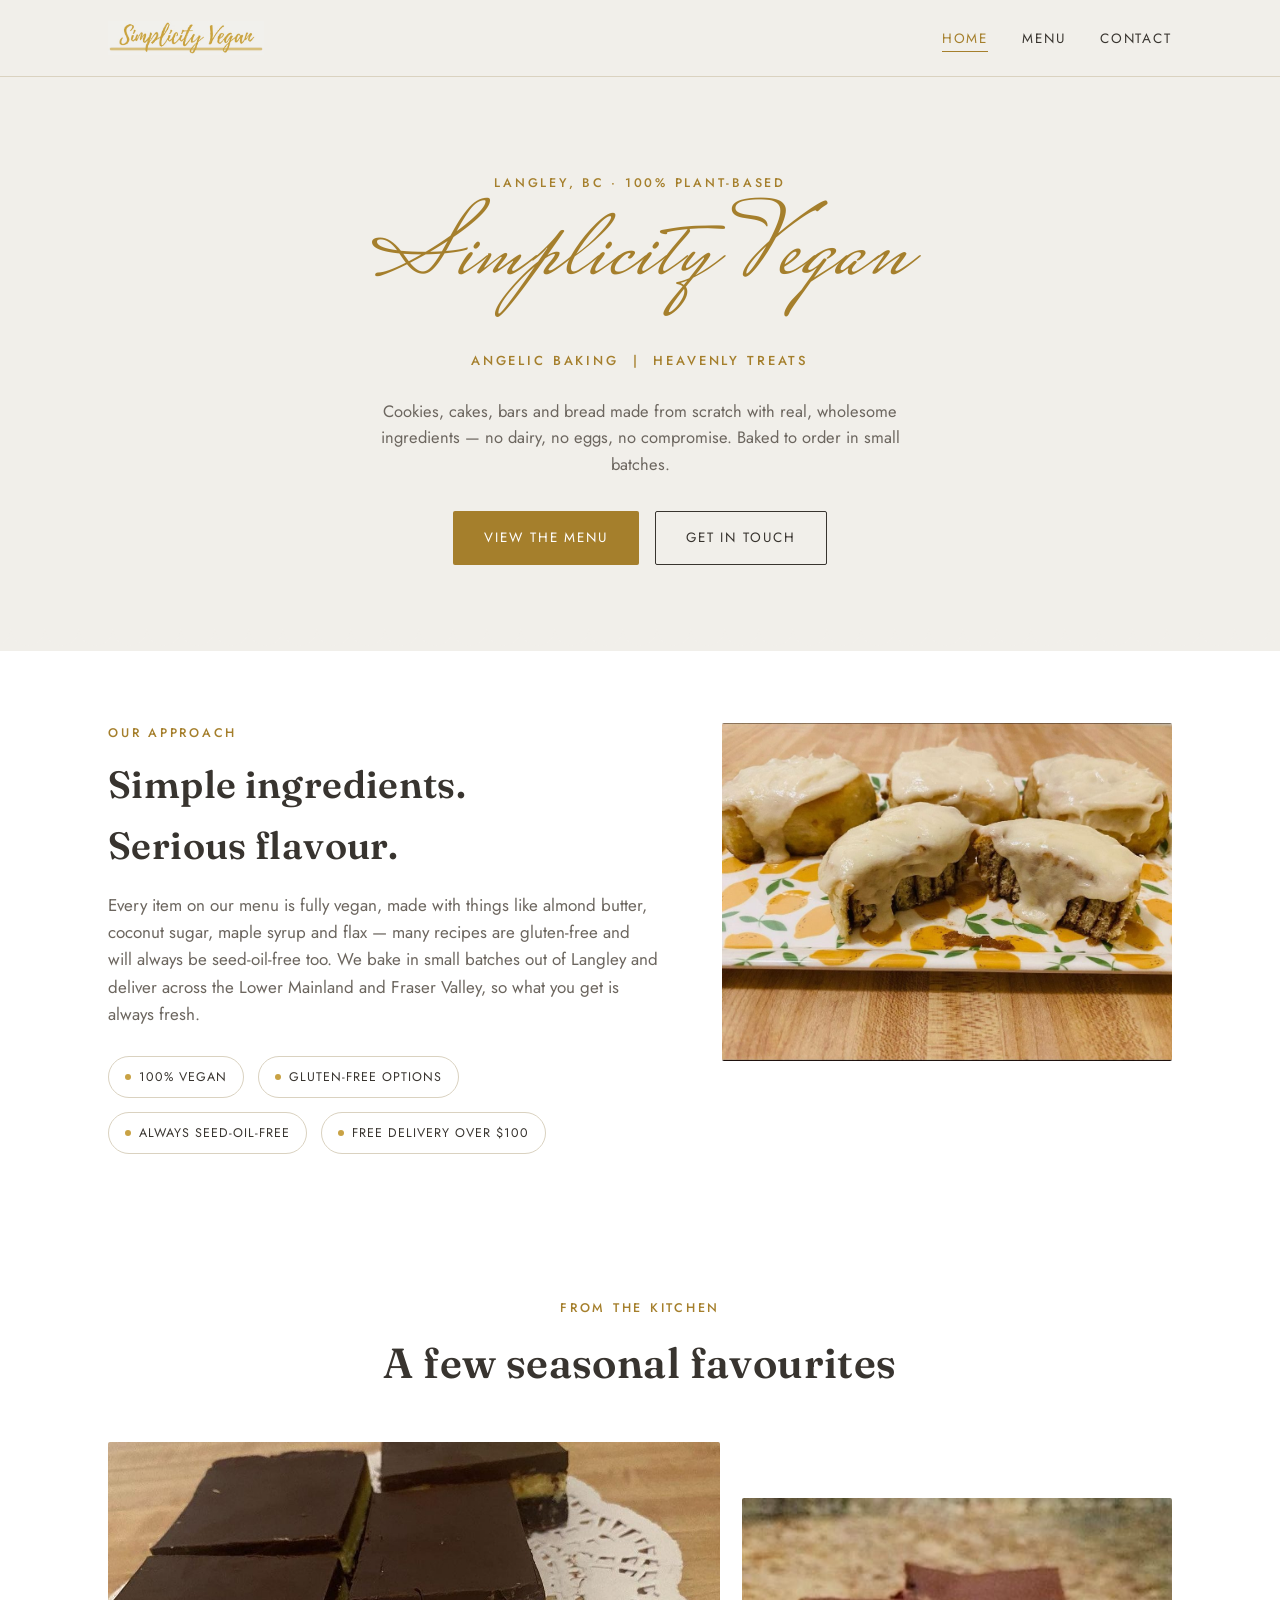
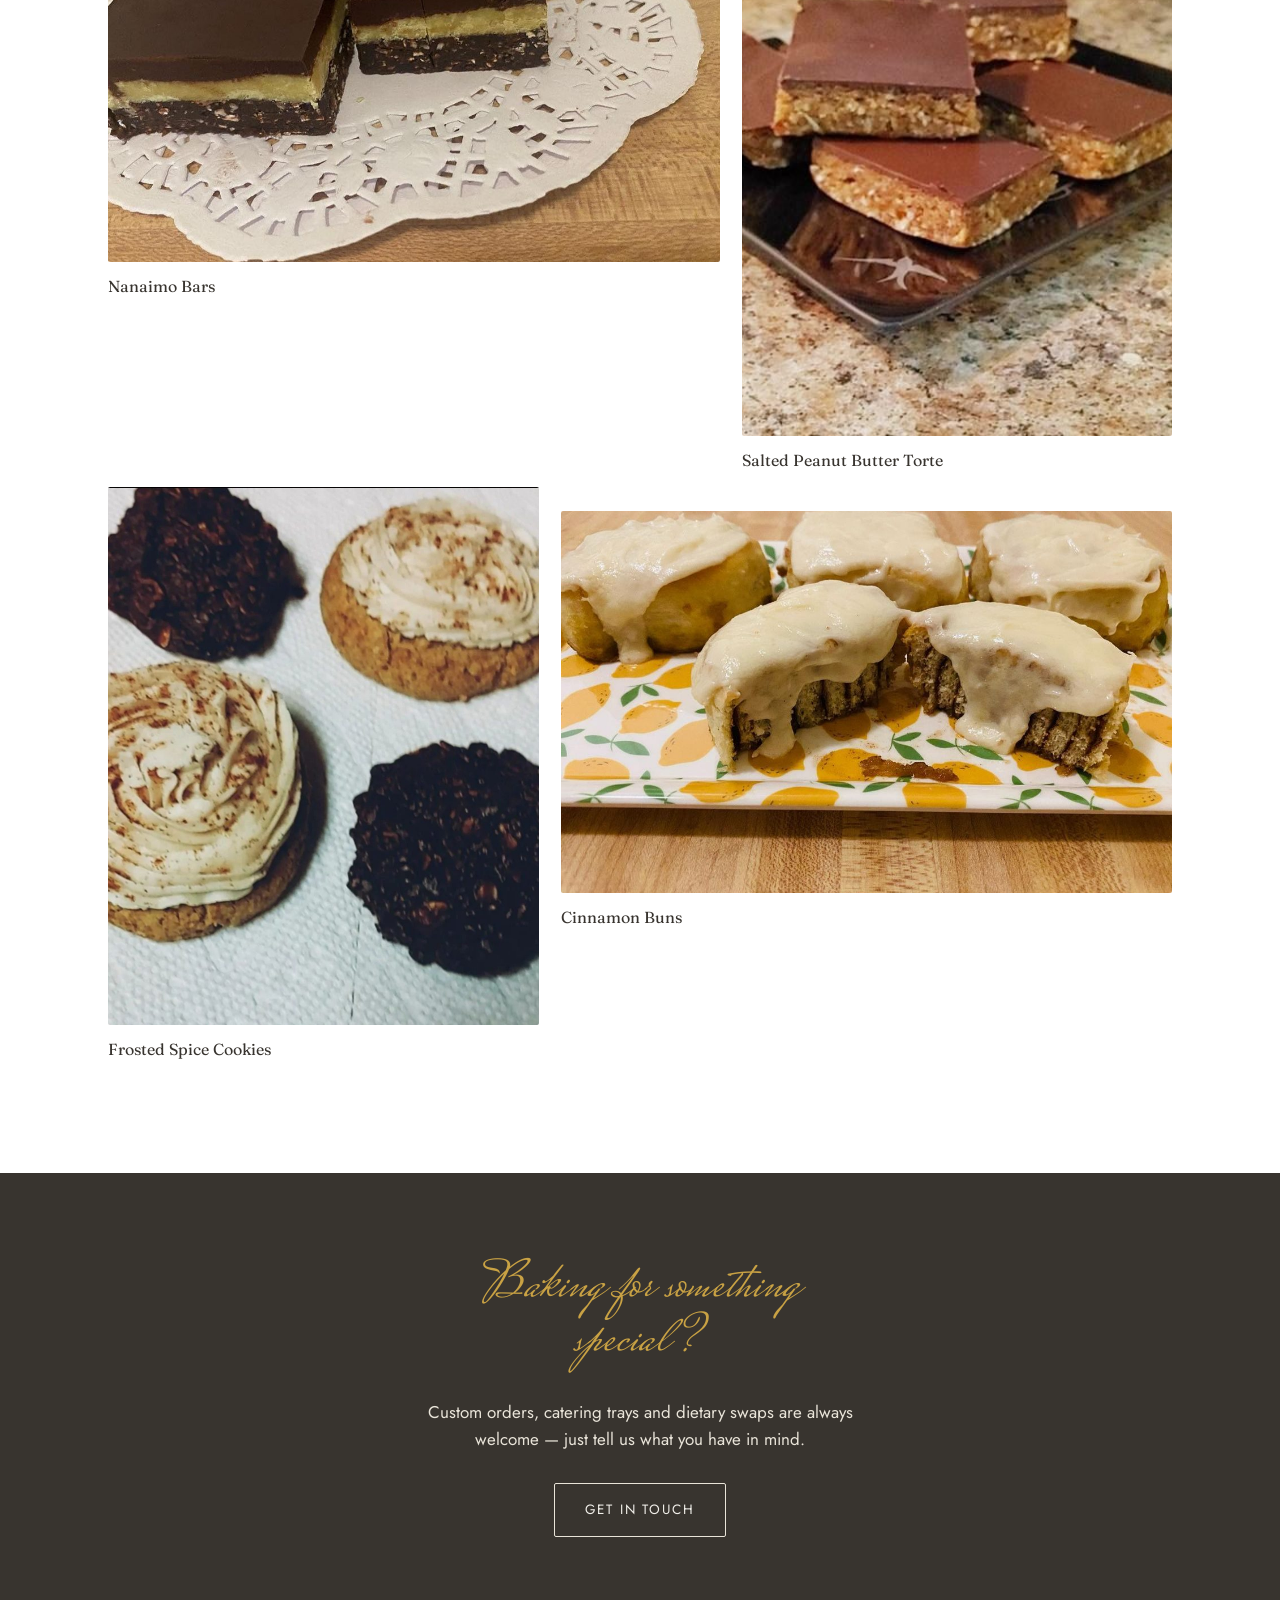
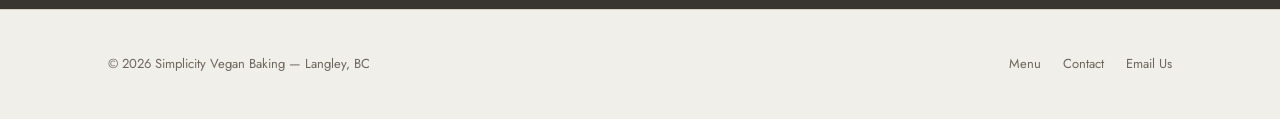
<file: index.html>
<!DOCTYPE html>
<html lang="en">
<head>
<meta charset="UTF-8">
<meta name="viewport" content="width=device-width, initial-scale=1.0">
<title>Simplicity Vegan — Angelic Baking, Heavenly Treats</title>
<meta name="description" content="Simplicity Vegan is a fully plant-based home bakery in Langley, BC — cookies, cakes, bars, muffins and bread made with real ingredients. Order for pickup or delivery.">
<link rel="icon" href="assets/img/wordmark.png">
<link rel="preconnect" href="https://fonts.googleapis.com">
<link rel="preconnect" href="https://fonts.gstatic.com" crossorigin>
<link href="https://fonts.googleapis.com/css2?family=Mrs+Saint+Delafield&family=Fraunces:opsz,wght@9..144,400;9..144,500;9..144,600&family=Jost:wght@400;500;600&display=swap" rel="stylesheet">
<link rel="stylesheet" href="assets/styles.css">
</head>
<body>

<header class="site-header">
  <div class="container">
    <a href="index.html" class="brand">
      <img src="assets/img/wordmark.png" alt="Simplicity Vegan">
    </a>
    <button class="nav-toggle" aria-label="Toggle navigation" aria-expanded="false">
      <span></span>
    </button>
    <ul class="nav-links">
      <li><a href="index.html" aria-current="page">Home</a></li>
      <li><a href="menu.html">Menu</a></li>
      <li><a href="contact.html">Contact</a></li>
    </ul>
  </div>
</header>

<main>

  <!-- HERO -->
  <section class="hero">
    <div class="container">
      <p class="eyebrow">Langley, BC · 100% Plant-Based</p>
      <h1 class="script">Simplicity Vegan</h1>
      <p class="hero-tagline eyebrow">Angelic Baking &nbsp;|&nbsp; Heavenly Treats</p>
      <p class="hero-lede">Cookies, cakes, bars and bread made from scratch with real, wholesome
        ingredients — no dairy, no eggs, no compromise. Baked to order in small batches.</p>
      <div class="btn-row">
        <a href="menu.html" class="btn btn-primary">View the Menu</a>
        <a href="contact.html" class="btn btn-outline">Get in Touch</a>
      </div>
    </div>
  </section>

  <div class="scallop scallop-down" role="presentation"></div>

  <!-- INTRO -->
  <section class="intro" style="background:var(--white)">
    <div class="container intro-grid">
      <div>
        <p class="eyebrow">Our approach</p>
        <h2 style="font-size:clamp(28px,3.6vw,38px); margin-top:.3em;">Simple ingredients.<br>Serious flavour.</h2>
        <p style="color:var(--taupe)">Every item on our menu is fully vegan, made with things like almond
          butter, coconut sugar, maple syrup and flax — many recipes are gluten-free and will always be seed-oil-free too.
          We bake in small batches out of Langley and deliver across the Lower Mainland and Fraser Valley,
          so what you get is always fresh.</p>
        <div class="badge-row">
          <span class="badge"><span class="dot"></span>100% Vegan</span>
          <span class="badge"><span class="dot"></span>Gluten-Free Options</span>
          <span class="badge"><span class="dot"></span>Always Seed-Oil-Free</span>
          <span class="badge"><span class="dot"></span>Free Delivery Over $100</span>
        </div>
      </div>
      <div>
        <div class="g-item" style="border-radius:2px;">
          <img src="assets/img/cinnamon-buns.jpg" alt="Vegan cinnamon buns with cream cheese frosting, sliced open on a lemon-print plate">
        </div>
      </div>
    </div>
  </section>

  <!-- GALLERY -->
  <section class="gallery">
    <div class="container">
      <div class="section-head center">
        <p class="eyebrow">From the kitchen</p>
        <h2>A few seasonal favourites</h2>
      </div>
      <div class="gallery-grid">
        <div class="g1">
          <div class="g-item"><img src="assets/img/nanaimo-bars.jpg" alt="Vegan Nanaimo bars, cut into squares, plated on a paper doily"></div>
          <p class="g-caption">Nanaimo Bars</p>
        </div>
        <div class="g2">
          <div class="g-item"><img src="assets/img/pb-bars.jpg" alt="Vegan salted peanut butter bars topped with chocolate"></div>
          <p class="g-caption">Salted Peanut Butter Torte</p>
        </div>
        <div class="g3">
          <div class="g-item"><img src="assets/img/cookies.jpg" alt="Frosted vegan cookies alongside chocolate no-bake cookies"></div>
          <p class="g-caption">Frosted Spice Cookies</p>
        </div>
        <div class="g4">
          <div class="g-item"><img src="assets/img/cinnamon-buns.jpg" alt="Vegan cinnamon buns with vegan cream cheese frosting"></div>
          <p class="g-caption">Cinnamon Buns</p>
        </div>
      </div>
    </div>
  </section>

  <div class="scallop scallop-up on-white" role="presentation" style="background:var(--white)"></div>

  <!-- CTA -->
  <section class="cta-strip">
    <div class="container">
      <p class="script">Baking for something special?</p>
      <p>Custom orders, catering trays and dietary swaps are always welcome —
        just tell us what you have in mind.</p>
      <a href="contact.html" class="btn btn-outline">Get in Touch</a>
    </div>
  </section>

</main>

<footer class="site-footer">
  <div class="container footer-row">
    <span>© <span id="year"></span> Simplicity Vegan Baking — Langley, BC</span>
    <ul class="footer-links">
      <li><a href="menu.html">Menu</a></li>
      <li><a href="contact.html">Contact</a></li>
      <li><a href="mailto:simplicityveganbaking@gmail.com">Email Us</a></li>
    </ul>
  </div>
</footer>

<script>document.getElementById('year').textContent = new Date().getFullYear();</script>
<script src="assets/script.js"></script>
</body>
</html>
</file>
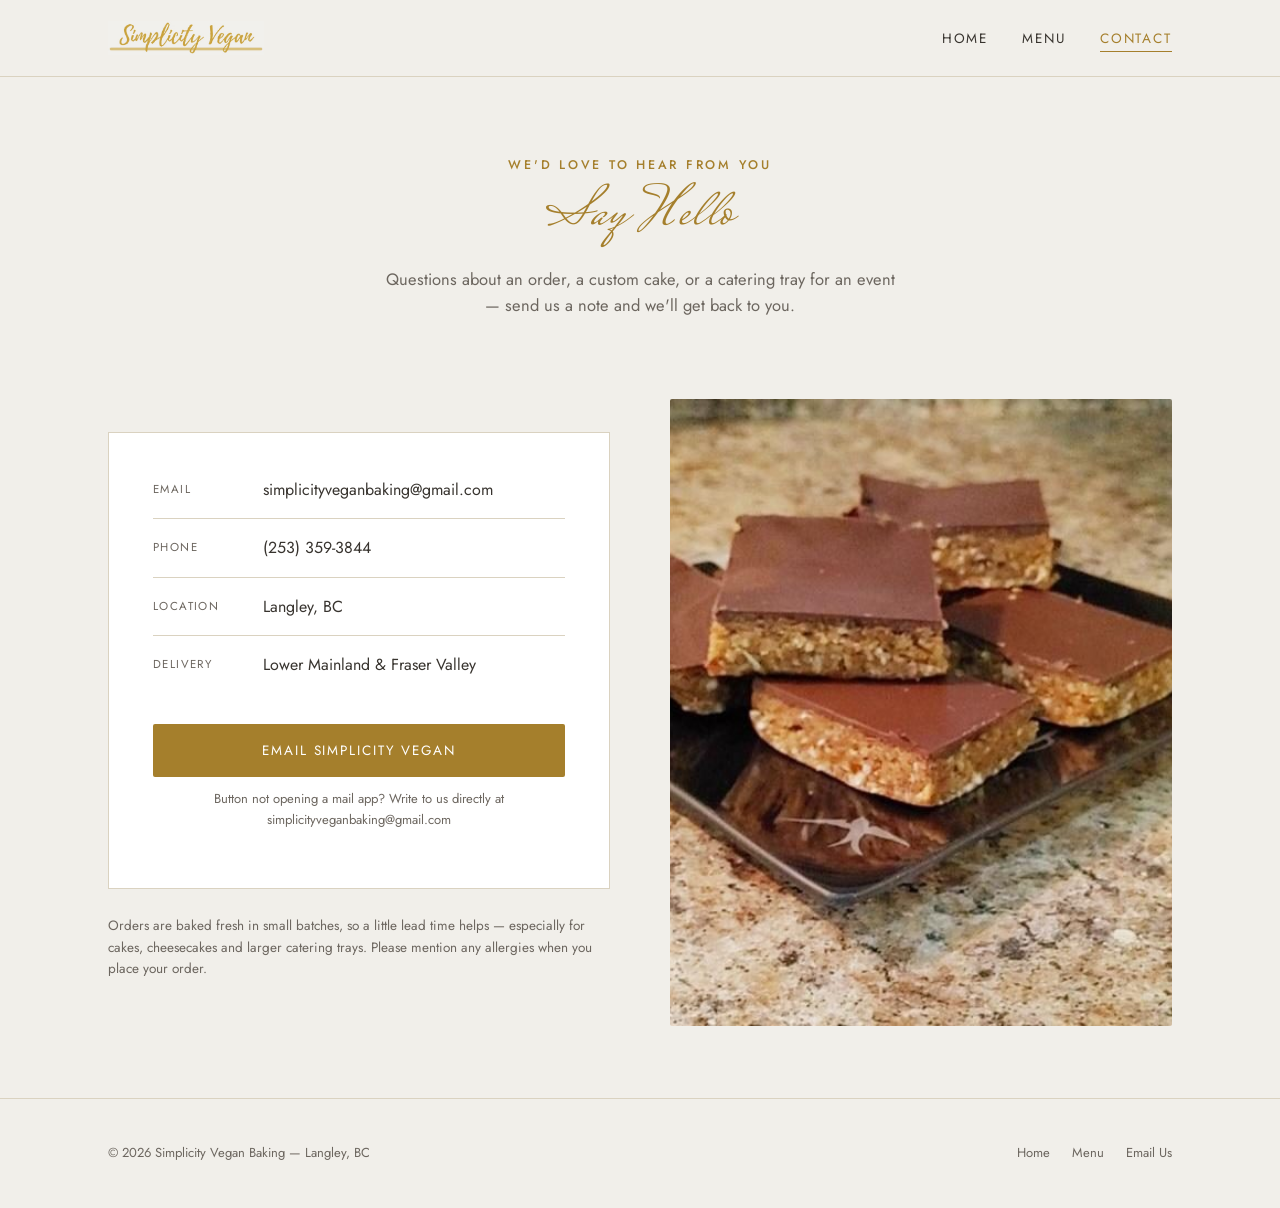
<file: contact.html>
<!DOCTYPE html>
<html lang="en">
<head>
<meta charset="UTF-8">
<meta name="viewport" content="width=device-width, initial-scale=1.0">
<title>Contact — Simplicity Vegan</title>
<meta name="description" content="Get in touch with Simplicity Vegan for orders, custom cakes and catering trays. Based in Langley, BC — delivering across the Lower Mainland and Fraser Valley.">
<link rel="icon" href="assets/img/wordmark.png">
<link rel="preconnect" href="https://fonts.googleapis.com">
<link rel="preconnect" href="https://fonts.gstatic.com" crossorigin>
<link href="https://fonts.googleapis.com/css2?family=Mrs+Saint+Delafield&family=Fraunces:opsz,wght@9..144,400;9..144,500;9..144,600&family=Jost:wght@400;500;600&display=swap" rel="stylesheet">
<link rel="stylesheet" href="assets/styles.css">
</head>
<body>

<header class="site-header">
  <div class="container">
    <a href="index.html" class="brand">
      <img src="assets/img/wordmark.png" alt="Simplicity Vegan">
    </a>
    <button class="nav-toggle" aria-label="Toggle navigation" aria-expanded="false">
      <span></span>
    </button>
    <ul class="nav-links">
      <li><a href="index.html">Home</a></li>
      <li><a href="menu.html">Menu</a></li>
      <li><a href="contact.html" aria-current="page">Contact</a></li>
    </ul>
  </div>
</header>

<main>

  <section class="page-hero">
    <div class="container">
      <p class="eyebrow">We'd love to hear from you</p>
      <h1 class="script">Say Hello</h1>
      <p class="hero-lede" style="margin-left:auto;margin-right:auto;">Questions about an order, a custom cake,
        or a catering tray for an event — send us a note and we'll get back to you.</p>
    </div>
  </section>

  <section style="padding-top:0;">
    <div class="container contact-grid">

      <div>
        <div class="contact-card">
          <div class="contact-line">
            <span class="label">Email</span>
            <span class="value"><a href="mailto:simplicityveganbaking@gmail.com">simplicityveganbaking@gmail.com</a></span>
          </div>
          <div class="contact-line">
            <span class="label">Phone</span>
            <span class="value"><a href="tel:+12533593844">(253) 359-3844</a></span>
          </div>
          <div class="contact-line">
            <span class="label">Location</span>
            <span class="value">Langley, BC</span>
          </div>
          <div class="contact-line">
            <span class="label">Delivery</span>
            <span class="value">Lower Mainland &amp; Fraser Valley</span>
          </div>

          <a href="mailto:simplicityveganbaking@gmail.com" class="btn btn-primary mailto-btn">
            Email Simplicity Vegan
          </a>
          <p class="email-plain">Button not opening a mail app? Write to us directly at
            simplicityveganbaking@gmail.com</p>
        </div>

        <p class="hours-note">Orders are baked fresh in small batches, so a little lead time helps —
          especially for cakes, cheesecakes and larger catering trays. Please mention any allergies
          when you place your order.</p>
      </div>

      <div class="contact-photo">
        <img src="assets/img/pb-bars.jpg" alt="Vegan salted peanut butter bars topped with chocolate, plated and ready to share">
      </div>

    </div>
  </section>

</main>

<footer class="site-footer">
  <div class="container footer-row">
    <span>© <span id="year"></span> Simplicity Vegan Baking — Langley, BC</span>
    <ul class="footer-links">
      <li><a href="index.html">Home</a></li>
      <li><a href="menu.html">Menu</a></li>
      <li><a href="mailto:simplicityveganbaking@gmail.com">Email Us</a></li>
    </ul>
  </div>
</footer>

<script>document.getElementById('year').textContent = new Date().getFullYear();</script>
<script src="assets/script.js"></script>
</body>
</html>
</file>
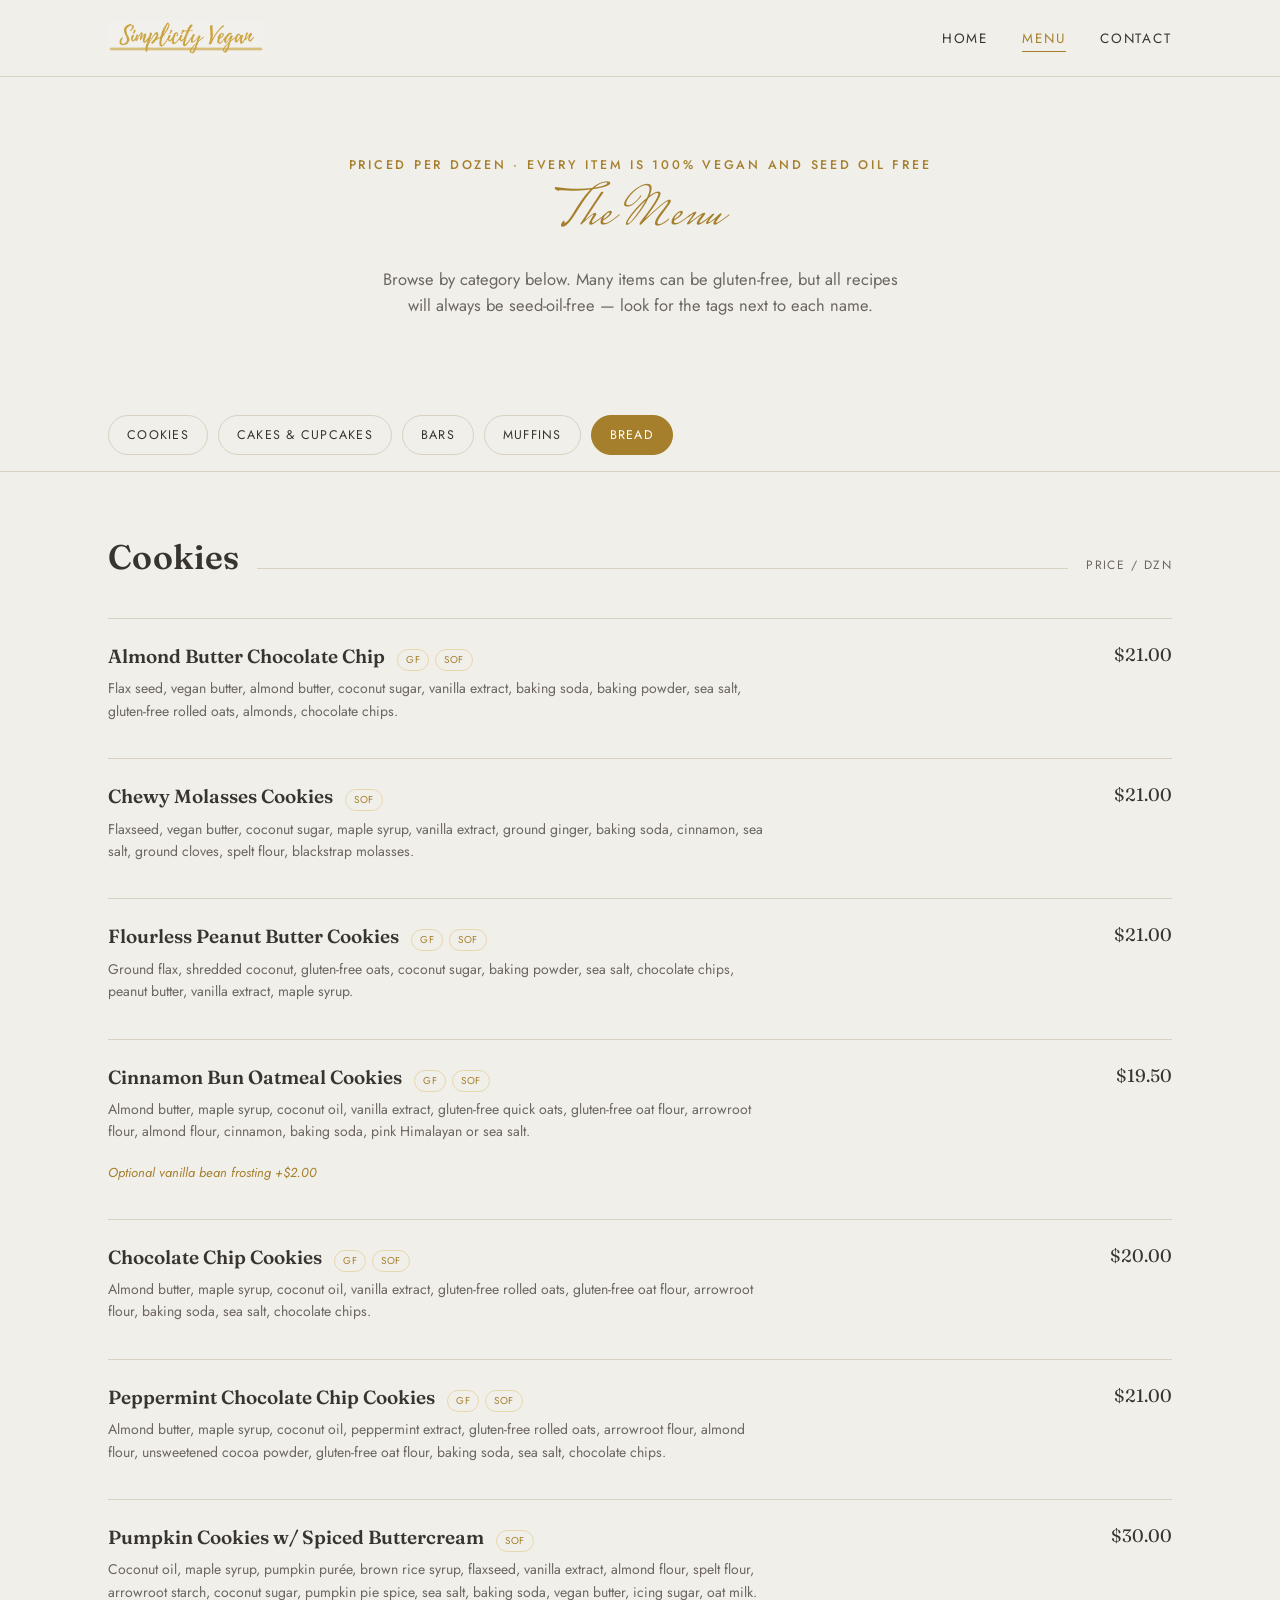
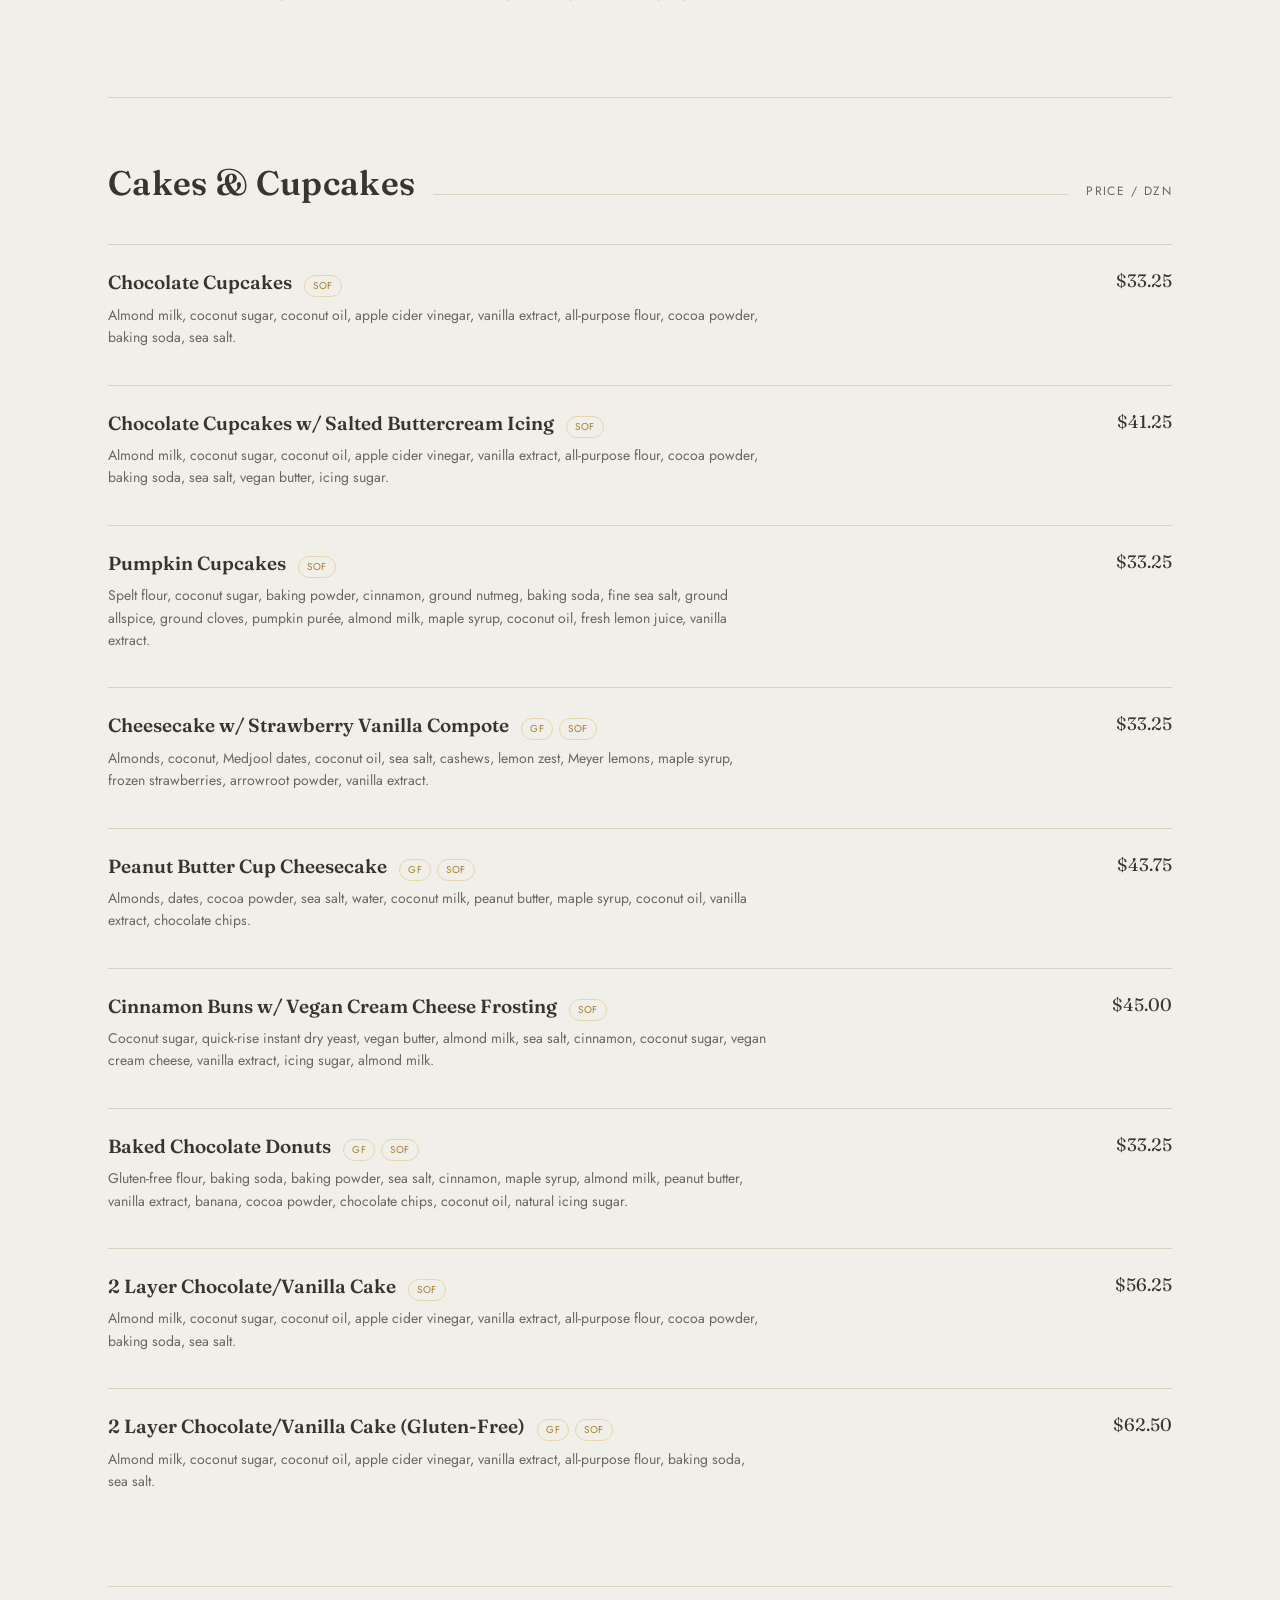
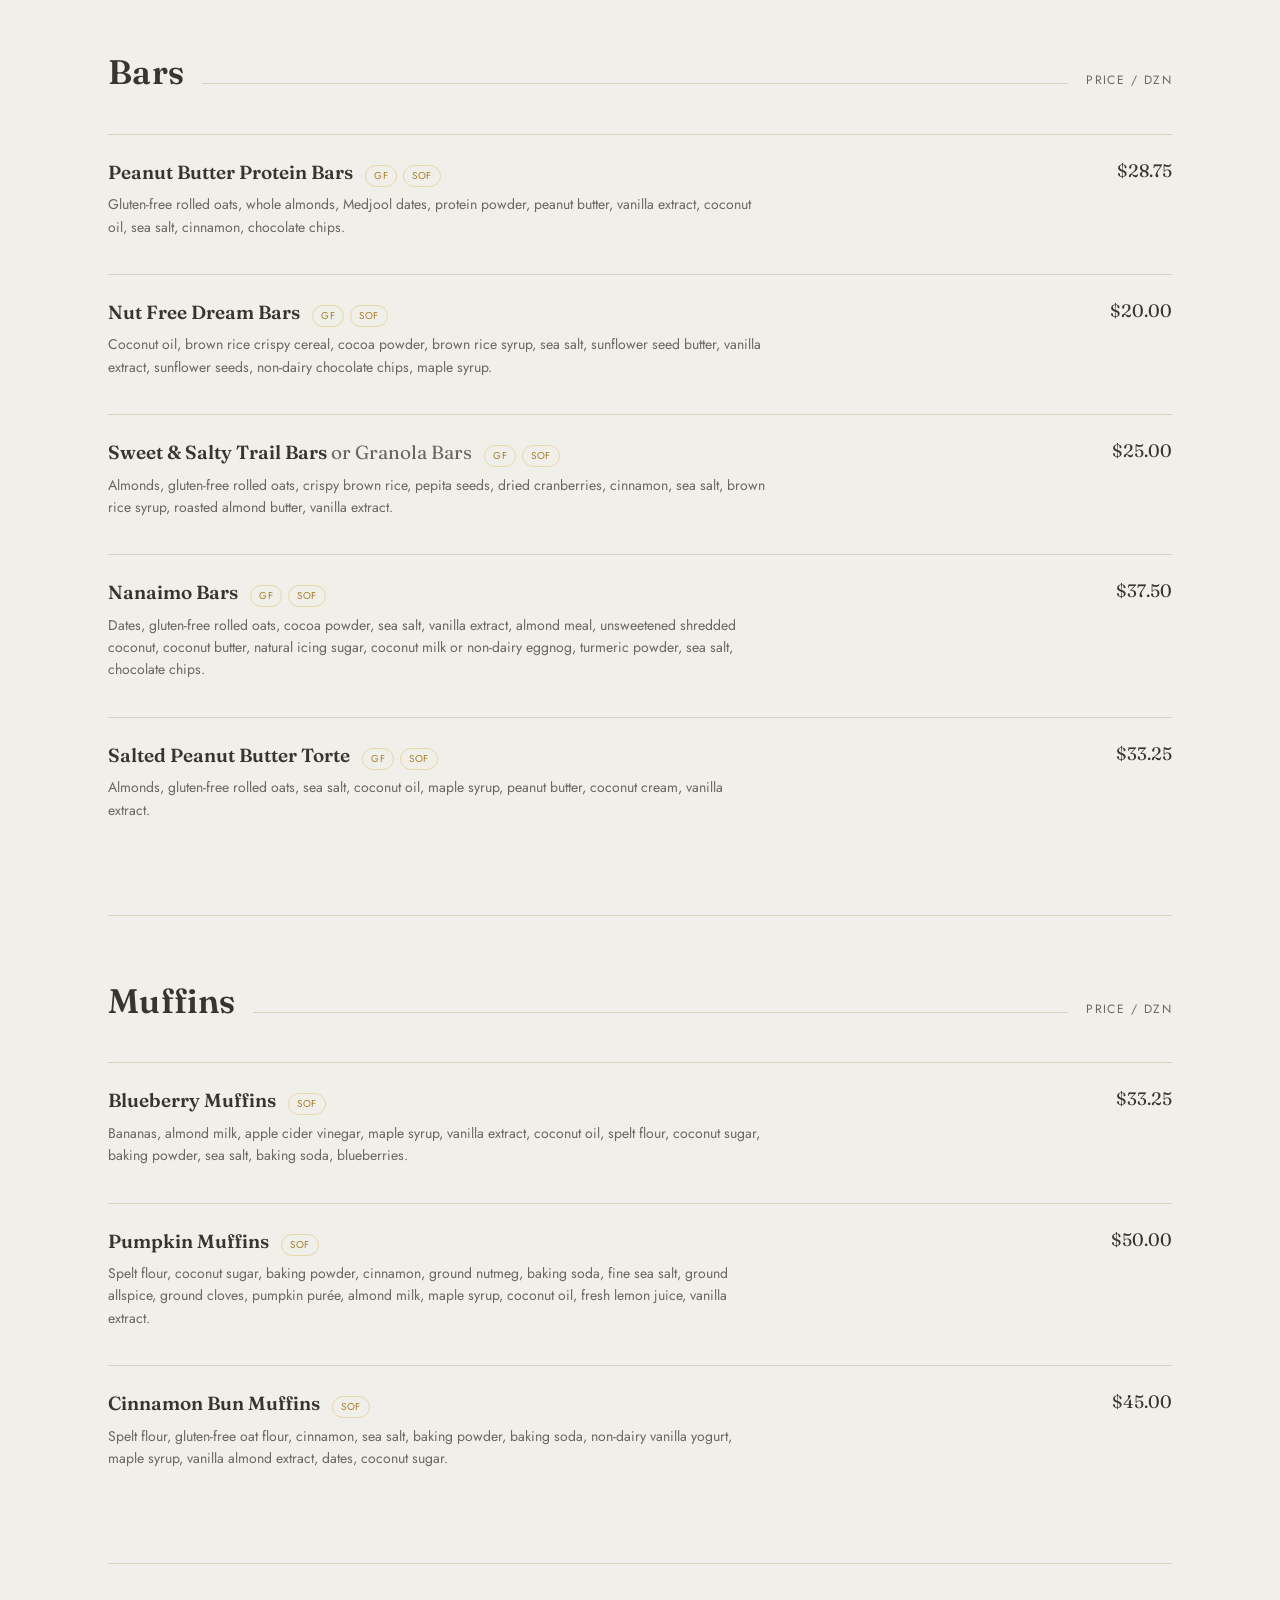
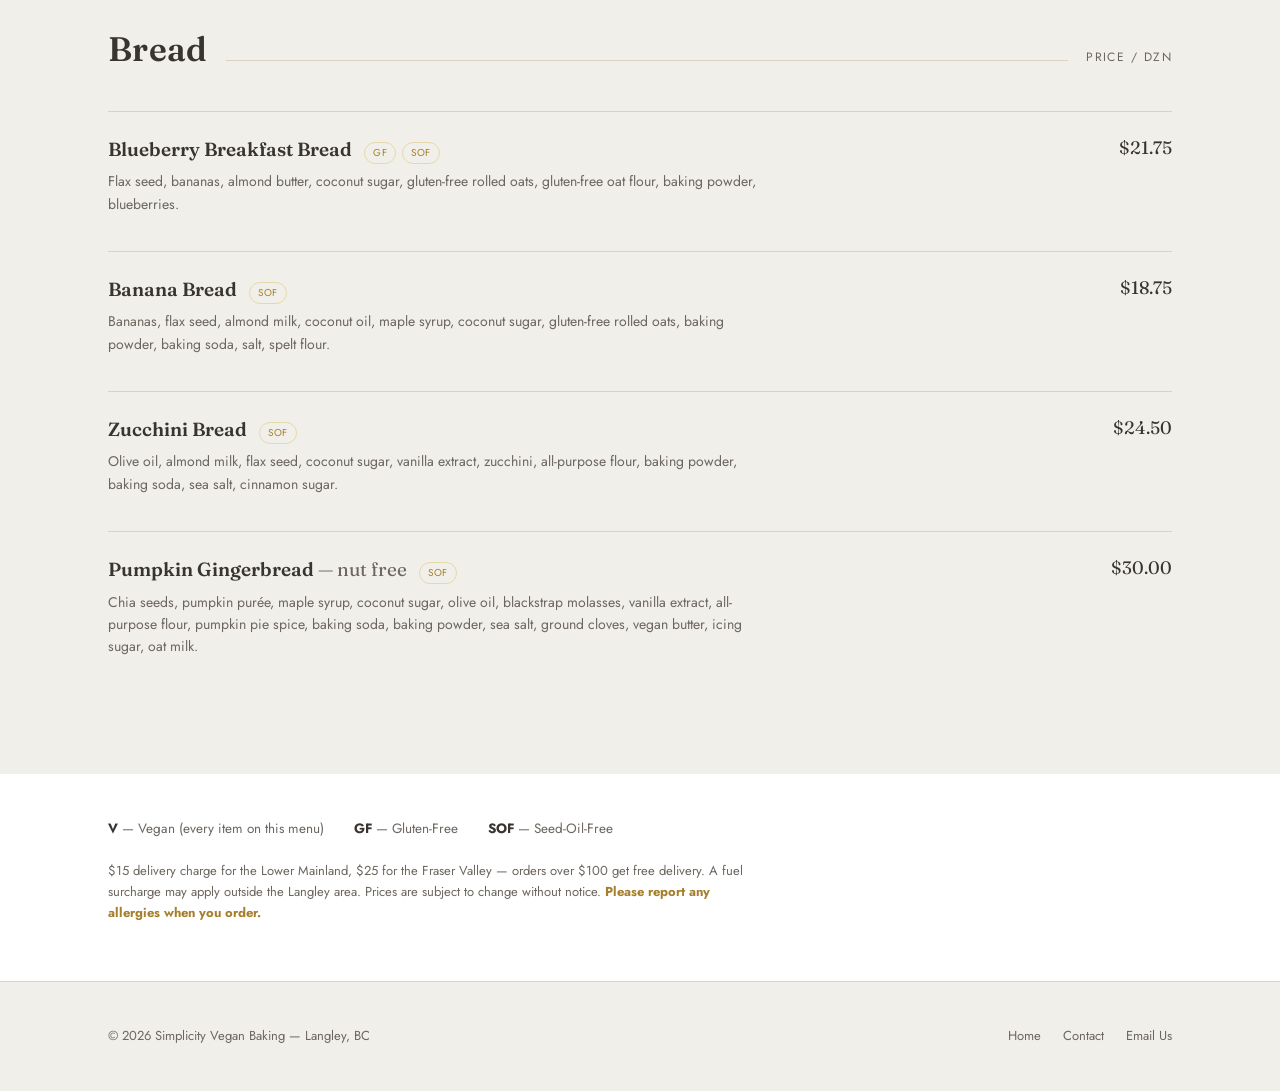
<file: menu.html>
<!DOCTYPE html>
<html lang="en">
<head>
<meta charset="UTF-8">
<meta name="viewport" content="width=device-width, initial-scale=1.0">
<title>Menu — Simplicity Vegan</title>
<meta name="description" content="Full menu for Simplicity Vegan: cookies, cakes & cupcakes, bars, muffins and bread. Every item is 100% vegan, priced per dozen.">
<link rel="icon" href="assets/img/wordmark.png">
<link rel="preconnect" href="https://fonts.googleapis.com">
<link rel="preconnect" href="https://fonts.gstatic.com" crossorigin>
<link href="https://fonts.googleapis.com/css2?family=Mrs+Saint+Delafield&family=Fraunces:opsz,wght@9..144,400;9..144,500;9..144,600&family=Jost:wght@400;500;600&display=swap" rel="stylesheet">
<link rel="stylesheet" href="assets/styles.css">
</head>
<body>

<header class="site-header">
  <div class="container">
    <a href="index.html" class="brand">
      <img src="assets/img/wordmark.png" alt="Simplicity Vegan">
    </a>
    <button class="nav-toggle" aria-label="Toggle navigation" aria-expanded="false">
      <span></span>
    </button>
    <ul class="nav-links">
      <li><a href="index.html">Home</a></li>
      <li><a href="menu.html" aria-current="page">Menu</a></li>
      <li><a href="contact.html">Contact</a></li>
    </ul>
  </div>
</header>

<main>

  <section class="page-hero">
    <div class="container">
      <p class="eyebrow">Priced per dozen · every item is 100% vegan and seed oil free</p>
      <h1 class="script">The Menu</h1>
      <p class="hero-lede" style="margin-left:auto;margin-right:auto;">Browse by category below. Many items
        can be gluten-free, but all recipes will always be seed-oil-free — look for the tags next to each name.</p>
    </div>
  </section>

  <nav class="menu-nav" aria-label="Menu categories">
    <div class="container">
      <a href="#cookies" class="pill">Cookies</a>
      <a href="#cakes" class="pill">Cakes &amp; Cupcakes</a>
      <a href="#bars" class="pill">Bars</a>
      <a href="#muffins" class="pill">Muffins</a>
      <a href="#bread" class="pill">Bread</a>
    </div>
  </nav>

  <div class="container">

    <!-- COOKIES -->
    <section id="cookies" class="menu-category">
      <div class="cat-head">
        <h2>Cookies</h2>
        <div class="rule"></div>
        <span class="cat-price-label">Price / dzn</span>
      </div>

      <div class="menu-item">
        <div class="item-name-row">
          <span class="item-name">Almond Butter Chocolate Chip</span>
          <span class="item-badges"><span class="tag">GF</span><span class="tag">SOF</span></span>
        </div>
        <span class="item-price">$21.00</span>
        <p class="item-ingredients">Flax seed, vegan butter, almond butter, coconut sugar, vanilla extract, baking soda, baking powder, sea salt, gluten-free rolled oats, almonds, chocolate chips.</p>
      </div>

      <div class="menu-item">
        <div class="item-name-row">
          <span class="item-name">Chewy Molasses Cookies</span>
          <span class="item-badges"><span class="tag">SOF</span></span>
        </div>
        <span class="item-price">$21.00</span>
        <p class="item-ingredients">Flaxseed, vegan butter, coconut sugar, maple syrup, vanilla extract, ground ginger, baking soda, cinnamon, sea salt, ground cloves, spelt flour, blackstrap molasses.</p>
      </div>

      <div class="menu-item">
        <div class="item-name-row">
          <span class="item-name">Flourless Peanut Butter Cookies</span>
          <span class="item-badges"><span class="tag">GF</span><span class="tag">SOF</span></span>
        </div>
        <span class="item-price">$21.00</span>
        <p class="item-ingredients">Ground flax, shredded coconut, gluten-free oats, coconut sugar, baking powder, sea salt, chocolate chips, peanut butter, vanilla extract, maple syrup.</p>
      </div>

      <div class="menu-item">
        <div class="item-name-row">
          <span class="item-name">Cinnamon Bun Oatmeal Cookies</span>
          <span class="item-badges"><span class="tag">GF</span><span class="tag">SOF</span></span>
        </div>
        <span class="item-price">$19.50</span>
        <p class="item-ingredients">Almond butter, maple syrup, coconut oil, vanilla extract, gluten-free quick oats, gluten-free oat flour, arrowroot flour, almond flour, cinnamon, baking soda, pink Himalayan or sea salt.</p>
        <p class="item-note">Optional vanilla bean frosting +$2.00</p>
      </div>

      <div class="menu-item">
        <div class="item-name-row">
          <span class="item-name">Chocolate Chip Cookies</span>
          <span class="item-badges"><span class="tag">GF</span><span class="tag">SOF</span></span>
        </div>
        <span class="item-price">$20.00</span>
        <p class="item-ingredients">Almond butter, maple syrup, coconut oil, vanilla extract, gluten-free rolled oats, gluten-free oat flour, arrowroot flour, baking soda, sea salt, chocolate chips.</p>
      </div>

      <div class="menu-item">
        <div class="item-name-row">
          <span class="item-name">Peppermint Chocolate Chip Cookies</span>
          <span class="item-badges"><span class="tag">GF</span><span class="tag">SOF</span></span>
        </div>
        <span class="item-price">$21.00</span>
        <p class="item-ingredients">Almond butter, maple syrup, coconut oil, peppermint extract, gluten-free rolled oats, arrowroot flour, almond flour, unsweetened cocoa powder, gluten-free oat flour, baking soda, sea salt, chocolate chips.</p>
      </div>

      <div class="menu-item">
        <div class="item-name-row">
          <span class="item-name">Pumpkin Cookies w/ Spiced Buttercream</span>
          <span class="item-badges"><span class="tag">SOF</span></span>
        </div>
        <span class="item-price">$30.00</span>
        <p class="item-ingredients">Coconut oil, maple syrup, pumpkin purée, brown rice syrup, flaxseed, vanilla extract, almond flour, spelt flour, arrowroot starch, coconut sugar, pumpkin pie spice, sea salt, baking soda, vegan butter, icing sugar, oat milk.</p>
      </div>
    </section>

    <!-- CAKES / CUPCAKES -->
    <section id="cakes" class="menu-category">
      <div class="cat-head">
        <h2>Cakes &amp; Cupcakes</h2>
        <div class="rule"></div>
        <span class="cat-price-label">Price / dzn</span>
      </div>

      <div class="menu-item">
        <div class="item-name-row">
          <span class="item-name">Chocolate Cupcakes</span>
          <span class="item-badges"><span class="tag">SOF</span></span>
        </div>
        <span class="item-price">$33.25</span>
        <p class="item-ingredients">Almond milk, coconut sugar, coconut oil, apple cider vinegar, vanilla extract, all-purpose flour, cocoa powder, baking soda, sea salt.</p>
      </div>

      <div class="menu-item">
        <div class="item-name-row">
          <span class="item-name">Chocolate Cupcakes w/ Salted Buttercream Icing</span>
          <span class="item-badges"><span class="tag">SOF</span></span>
        </div>
        <span class="item-price">$41.25</span>
        <p class="item-ingredients">Almond milk, coconut sugar, coconut oil, apple cider vinegar, vanilla extract, all-purpose flour, cocoa powder, baking soda, sea salt, vegan butter, icing sugar.</p>
      </div>

      <div class="menu-item">
        <div class="item-name-row">
          <span class="item-name">Pumpkin Cupcakes</span>
          <span class="item-badges"><span class="tag">SOF</span></span>
        </div>
        <span class="item-price">$33.25</span>
        <p class="item-ingredients">Spelt flour, coconut sugar, baking powder, cinnamon, ground nutmeg, baking soda, fine sea salt, ground allspice, ground cloves, pumpkin purée, almond milk, maple syrup, coconut oil, fresh lemon juice, vanilla extract.</p>
      </div>

      <div class="menu-item">
        <div class="item-name-row">
          <span class="item-name">Cheesecake w/ Strawberry Vanilla Compote</span>
          <span class="item-badges"><span class="tag">GF</span><span class="tag">SOF</span></span>
        </div>
        <span class="item-price">$33.25</span>
        <p class="item-ingredients">Almonds, coconut, Medjool dates, coconut oil, sea salt, cashews, lemon zest, Meyer lemons, maple syrup, frozen strawberries, arrowroot powder, vanilla extract.</p>
      </div>

      <div class="menu-item">
        <div class="item-name-row">
          <span class="item-name">Peanut Butter Cup Cheesecake</span>
          <span class="item-badges"><span class="tag">GF</span><span class="tag">SOF</span></span>
        </div>
        <span class="item-price">$43.75</span>
        <p class="item-ingredients">Almonds, dates, cocoa powder, sea salt, water, coconut milk, peanut butter, maple syrup, coconut oil, vanilla extract, chocolate chips.</p>
      </div>

      <div class="menu-item">
        <div class="item-name-row">
          <span class="item-name">Cinnamon Buns w/ Vegan Cream Cheese Frosting</span>
          <span class="item-badges"><span class="tag">SOF</span></span>
        </div>
        <span class="item-price">$45.00</span>
        <p class="item-ingredients">Coconut sugar, quick-rise instant dry yeast, vegan butter, almond milk, sea salt, cinnamon, coconut sugar, vegan cream cheese, vanilla extract, icing sugar, almond milk.</p>
      </div>

      <div class="menu-item">
        <div class="item-name-row">
          <span class="item-name">Baked Chocolate Donuts</span>
          <span class="item-badges"><span class="tag">GF</span><span class="tag">SOF</span></span>
        </div>
        <span class="item-price">$33.25</span>
        <p class="item-ingredients">Gluten-free flour, baking soda, baking powder, sea salt, cinnamon, maple syrup, almond milk, peanut butter, vanilla extract, banana, cocoa powder, chocolate chips, coconut oil, natural icing sugar.</p>
      </div>

      <div class="menu-item">
        <div class="item-name-row">
          <span class="item-name">2 Layer Chocolate/Vanilla Cake</span>
          <span class="item-badges"><span class="tag">SOF</span></span>
        </div>
        <span class="item-price">$56.25</span>
        <p class="item-ingredients">Almond milk, coconut sugar, coconut oil, apple cider vinegar, vanilla extract, all-purpose flour, cocoa powder, baking soda, sea salt.</p>
      </div>

      <div class="menu-item">
        <div class="item-name-row">
          <span class="item-name">2 Layer Chocolate/Vanilla Cake (Gluten-Free)</span>
          <span class="item-badges"><span class="tag">GF</span><span class="tag">SOF</span></span>
        </div>
        <span class="item-price">$62.50</span>
        <p class="item-ingredients">Almond milk, coconut sugar, coconut oil, apple cider vinegar, vanilla extract, all-purpose flour, baking soda, sea salt.</p>
      </div>
    </section>

    <!-- BARS -->
    <section id="bars" class="menu-category">
      <div class="cat-head">
        <h2>Bars</h2>
        <div class="rule"></div>
        <span class="cat-price-label">Price / dzn</span>
      </div>

      <div class="menu-item">
        <div class="item-name-row">
          <span class="item-name">Peanut Butter Protein Bars</span>
          <span class="item-badges"><span class="tag">GF</span><span class="tag">SOF</span></span>
        </div>
        <span class="item-price">$28.75</span>
        <p class="item-ingredients">Gluten-free rolled oats, whole almonds, Medjool dates, protein powder, peanut butter, vanilla extract, coconut oil, sea salt, cinnamon, chocolate chips.</p>
      </div>

      <div class="menu-item">
        <div class="item-name-row">
          <span class="item-name">Nut Free Dream Bars</span>
          <span class="item-badges"><span class="tag">GF</span><span class="tag">SOF</span></span>
        </div>
        <span class="item-price">$20.00</span>
        <p class="item-ingredients">Coconut oil, brown rice crispy cereal, cocoa powder, brown rice syrup, sea salt, sunflower seed butter, vanilla extract, sunflower seeds, non-dairy chocolate chips, maple syrup.</p>
      </div>

      <div class="menu-item">
        <div class="item-name-row">
          <span class="item-name">Sweet &amp; Salty Trail Bars <span style="font-weight:400;color:var(--taupe)">or Granola Bars</span></span>
          <span class="item-badges"><span class="tag">GF</span><span class="tag">SOF</span></span>
        </div>
        <span class="item-price">$25.00</span>
        <p class="item-ingredients">Almonds, gluten-free rolled oats, crispy brown rice, pepita seeds, dried cranberries, cinnamon, sea salt, brown rice syrup, roasted almond butter, vanilla extract.</p>
      </div>

      <div class="menu-item">
        <div class="item-name-row">
          <span class="item-name">Nanaimo Bars</span>
          <span class="item-badges"><span class="tag">GF</span><span class="tag">SOF</span></span>
        </div>
        <span class="item-price">$37.50</span>
        <p class="item-ingredients">Dates, gluten-free rolled oats, cocoa powder, sea salt, vanilla extract, almond meal, unsweetened shredded coconut, coconut butter, natural icing sugar, coconut milk or non-dairy eggnog, turmeric powder, sea salt, chocolate chips.</p>
      </div>

      <div class="menu-item">
        <div class="item-name-row">
          <span class="item-name">Salted Peanut Butter Torte</span>
          <span class="item-badges"><span class="tag">GF</span><span class="tag">SOF</span></span>
        </div>
        <span class="item-price">$33.25</span>
        <p class="item-ingredients">Almonds, gluten-free rolled oats, sea salt, coconut oil, maple syrup, peanut butter, coconut cream, vanilla extract.</p>
      </div>
    </section>

    <!-- MUFFINS -->
    <section id="muffins" class="menu-category">
      <div class="cat-head">
        <h2>Muffins</h2>
        <div class="rule"></div>
        <span class="cat-price-label">Price / dzn</span>
      </div>

      <div class="menu-item">
        <div class="item-name-row">
          <span class="item-name">Blueberry Muffins</span>
          <span class="item-badges"><span class="tag">SOF</span></span>
        </div>
        <span class="item-price">$33.25</span>
        <p class="item-ingredients">Bananas, almond milk, apple cider vinegar, maple syrup, vanilla extract, coconut oil, spelt flour, coconut sugar, baking powder, sea salt, baking soda, blueberries.</p>
      </div>

      <div class="menu-item">
        <div class="item-name-row">
          <span class="item-name">Pumpkin Muffins</span>
          <span class="item-badges"><span class="tag">SOF</span></span>
        </div>
        <span class="item-price">$50.00</span>
        <p class="item-ingredients">Spelt flour, coconut sugar, baking powder, cinnamon, ground nutmeg, baking soda, fine sea salt, ground allspice, ground cloves, pumpkin purée, almond milk, maple syrup, coconut oil, fresh lemon juice, vanilla extract.</p>
      </div>

      <div class="menu-item">
        <div class="item-name-row">
          <span class="item-name">Cinnamon Bun Muffins</span>
          <span class="item-badges"><span class="tag">SOF</span></span>
        </div>
        <span class="item-price">$45.00</span>
        <p class="item-ingredients">Spelt flour, gluten-free oat flour, cinnamon, sea salt, baking powder, baking soda, non-dairy vanilla yogurt, maple syrup, vanilla almond extract, dates, coconut sugar.</p>
      </div>
    </section>

    <!-- BREAD -->
    <section id="bread" class="menu-category">
      <div class="cat-head">
        <h2>Bread</h2>
        <div class="rule"></div>
        <span class="cat-price-label">Price / dzn</span>
      </div>

      <div class="menu-item">
        <div class="item-name-row">
          <span class="item-name">Blueberry Breakfast Bread</span>
          <span class="item-badges"><span class="tag">GF</span><span class="tag">SOF</span></span>
        </div>
        <span class="item-price">$21.75</span>
        <p class="item-ingredients">Flax seed, bananas, almond butter, coconut sugar, gluten-free rolled oats, gluten-free oat flour, baking powder, blueberries.</p>
      </div>

      <div class="menu-item">
        <div class="item-name-row">
          <span class="item-name">Banana Bread</span>
          <span class="item-badges"><span class="tag">SOF</span></span>
        </div>
        <span class="item-price">$18.75</span>
        <p class="item-ingredients">Bananas, flax seed, almond milk, coconut oil, maple syrup, coconut sugar, gluten-free rolled oats, baking powder, baking soda, salt, spelt flour.</p>
      </div>

      <div class="menu-item">
        <div class="item-name-row">
          <span class="item-name">Zucchini Bread</span>
          <span class="item-badges"><span class="tag">SOF</span></span>
        </div>
        <span class="item-price">$24.50</span>
        <p class="item-ingredients">Olive oil, almond milk, flax seed, coconut sugar, vanilla extract, zucchini, all-purpose flour, baking powder, baking soda, sea salt, cinnamon sugar.</p>
      </div>

      <div class="menu-item">
        <div class="item-name-row">
          <span class="item-name">Pumpkin Gingerbread <span style="font-weight:400;color:var(--taupe)">— nut free</span></span>
          <span class="item-badges"><span class="tag">SOF</span></span>
        </div>
        <span class="item-price">$30.00</span>
        <p class="item-ingredients">Chia seeds, pumpkin purée, maple syrup, coconut sugar, olive oil, blackstrap molasses, vanilla extract, all-purpose flour, pumpkin pie spice, baking soda, baking powder, sea salt, ground cloves, vegan butter, icing sugar, oat milk.</p>
      </div>
    </section>

  </div>

  <div class="scallop scallop-down on-white" style="background:var(--cream)"></div>

  <!-- LEGEND / DELIVERY -->
  <section class="menu-legend">
    <div class="container">
      <div class="legend-grid">
        <div><b>V</b> — Vegan (every item on this menu)</div>
        <div><b>GF</b> — Gluten-Free</div>
        <div><b>SOF</b> — Seed-Oil-Free</div>
      </div>
      <p class="legend-note">$15 delivery charge for the Lower Mainland, $25 for the Fraser Valley — orders over $100
        get free delivery. A fuel surcharge may apply outside the Langley area. Prices are subject to change
        without notice. <strong>Please report any allergies when you order.</strong></p>
    </div>
  </section>

</main>

<footer class="site-footer">
  <div class="container footer-row">
    <span>© <span id="year"></span> Simplicity Vegan Baking — Langley, BC</span>
    <ul class="footer-links">
      <li><a href="index.html">Home</a></li>
      <li><a href="contact.html">Contact</a></li>
      <li><a href="mailto:simplicityveganbaking@gmail.com">Email Us</a></li>
    </ul>
  </div>
</footer>

<script>document.getElementById('year').textContent = new Date().getFullYear();</script>
<script src="assets/script.js"></script>
</body>
</html>
</file>
<file: assets/styles.css>
/* ===========================================================
   Simplicity Vegan — design tokens
   =========================================================== */
:root{
  --cream:      #F1EFEA;
  --cream-2:    #E9E4D9;
  --white:      #FFFFFF;
  --gold:       #C9A244;
  --gold-deep:  #A57F2C;
  --gold-pale:  #E7D8AC;
  --charcoal:   #38342F;
  --taupe:      #6C665F;
  --line:       #DAD2C0;

  --font-script: "Mrs Saint Delafield", cursive;
  --font-head:   "Fraunces", "Iowan Old Style", Georgia, serif;
  --font-body:   "Jost", "Helvetica Neue", Arial, sans-serif;

  --maxw: 1120px;
}

*,*::before,*::after{ box-sizing:border-box; }
html{ scroll-behavior:smooth; }
body{
  margin:0;
  background:var(--cream);
  color:var(--charcoal);
  font-family:var(--font-body);
  font-size:17px;
  line-height:1.6;
  -webkit-font-smoothing:antialiased;
}
img{ max-width:100%; display:block; }
a{ color:inherit; }
h1,h2,h3{
  font-family:var(--font-head);
  font-weight:600;
  margin:0 0 .4em;
  letter-spacing:.01em;
  color:var(--charcoal);
}
p{ margin:0 0 1em; }
.container{
  max-width:var(--maxw);
  margin:0 auto;
  padding:0 28px;
}
.eyebrow{
  font-family:var(--font-body);
  font-size:12.5px;
  letter-spacing:.22em;
  text-transform:uppercase;
  color:var(--gold-deep);
  font-weight:500;
}
.script{
  font-family:var(--font-script);
  color:var(--gold-deep);
  font-weight:400;
  line-height:1;
}

/* focus visibility */
a:focus-visible, button:focus-visible{
  outline:2px solid var(--gold-deep);
  outline-offset:3px;
}

@media (prefers-reduced-motion: reduce){
  html{ scroll-behavior:auto; }
  *{ animation:none !important; transition:none !important; }
}

/* ===========================================================
   Header / nav
   =========================================================== */
.site-header{
  position:sticky; top:0; z-index:50;
  background:rgba(241,239,234,.92);
  backdrop-filter:blur(6px);
  border-bottom:1px solid var(--line);
}
.site-header .container{
  display:flex; align-items:center; justify-content:space-between;
  height:76px;
}
.brand{ display:flex; align-items:center; gap:10px; text-decoration:none; }
.brand img{ height:34px; width:auto; }
.brand-fallback{
  font-family:var(--font-script);
  font-size:30px; color:var(--gold-deep);
}

.nav-links{
  display:flex; align-items:center; gap:34px;
  list-style:none; margin:0; padding:0;
}
.nav-links a{
  text-decoration:none;
  font-size:13.5px;
  letter-spacing:.14em;
  text-transform:uppercase;
  color:var(--charcoal);
  position:relative;
  padding-bottom:4px;
}
.nav-links a::after{
  content:"";
  position:absolute; left:0; right:100%; bottom:0;
  height:1px; background:var(--gold-deep);
  transition:right .25s ease;
}
.nav-links a:hover::after,
.nav-links a[aria-current="page"]::after{ right:0; }
.nav-links a[aria-current="page"]{ color:var(--gold-deep); }

.nav-toggle{
  display:none;
  background:none; border:1px solid var(--line); border-radius:6px;
  width:42px; height:38px;
  align-items:center; justify-content:center;
  cursor:pointer;
}
.nav-toggle span,
.nav-toggle span::before,
.nav-toggle span::after{
  content:""; display:block; width:20px; height:1.5px; background:var(--charcoal);
  position:relative; transition:.2s ease;
}
.nav-toggle span::before{ position:absolute; top:-6px; }
.nav-toggle span::after{ position:absolute; top:6px; }

@media (max-width:760px){
  .nav-toggle{ display:flex; }
  .nav-links{
    position:absolute; top:76px; left:0; right:0;
    flex-direction:column; align-items:flex-start; gap:0;
    background:var(--cream);
    border-bottom:1px solid var(--line);
    max-height:0; overflow:hidden;
  }
  .nav-links.open{ max-height:320px; }
  .nav-links li{ width:100%; }
  .nav-links a{ display:block; width:100%; padding:16px 28px; }
  .nav-links a::after{ display:none; }
}

/* ===========================================================
   Buttons
   =========================================================== */
.btn{
  display:inline-flex; align-items:center; gap:10px;
  font-family:var(--font-body);
  font-size:13.5px; letter-spacing:.14em; text-transform:uppercase;
  text-decoration:none; cursor:pointer;
  padding:15px 30px;
  border-radius:2px;
  border:1px solid transparent;
  transition:transform .18s ease, background .18s ease, color .18s ease, border-color .18s ease;
}
.btn:hover{ transform:translateY(-1px); }
.btn-primary{
  background:var(--gold-deep); color:var(--white);
}
.btn-primary:hover{ background:var(--charcoal); }
.btn-outline{
  background:transparent; color:var(--charcoal); border-color:var(--charcoal);
}
.btn-outline:hover{ border-color:var(--gold-deep); color:var(--gold-deep); }
.btn-row{ display:flex; flex-wrap:wrap; gap:16px; }

/* ===========================================================
   Scalloped divider — signature element
   (echoes the paper doily the bakes are photographed on)
   =========================================================== */
.scallop{
  width:100%; height:22px;
  background-repeat:repeat-x;
  background-size:34px 22px;
  background-position:center;
}
.scallop-down{
  background-image:radial-gradient(circle at 17px 0, transparent 16px, var(--cream) 17px);
}
.scallop-up{
  background-image:radial-gradient(circle at 17px 22px, transparent 16px, var(--cream) 17px);
}
.on-white.scallop-down{ background-image:radial-gradient(circle at 17px 0, transparent 16px, var(--white) 17px); }
.on-white.scallop-up{ background-image:radial-gradient(circle at 17px 22px, transparent 16px, var(--white) 17px); }

/* ===========================================================
   Hero
   =========================================================== */
.hero{
  padding:96px 0 64px;
  text-align:center;
}
.hero .script{
  font-size:clamp(56px, 11vw, 104px);
}
.hero-tagline{
  margin-top:14px;
  font-size:13px;
}
.hero-lede{
  max-width:520px; margin:26px auto 34px;
  color:var(--taupe);
  font-size:16.5px;
}
.hero .btn-row{ justify-content:center; }

/* ===========================================================
   Sections generic
   =========================================================== */
section{ padding:72px 0; }
.section-head{ max-width:620px; margin:0 0 44px; }
.section-head.center{ margin-left:auto; margin-right:auto; text-align:center; }
.section-head h2{ font-size:clamp(30px,4vw,42px); margin-top:.2em; }

.badge-row{
  display:flex; flex-wrap:wrap; gap:14px; margin-top:28px;
}
.badge{
  display:inline-flex; align-items:center; gap:8px;
  border:1px solid var(--line);
  background:var(--white);
  padding:10px 16px;
  border-radius:30px;
  font-size:12.5px; letter-spacing:.08em; text-transform:uppercase;
  color:var(--charcoal);
}
.badge .dot{ width:6px; height:6px; border-radius:50%; background:var(--gold); }

.intro-grid{
  display:grid; grid-template-columns:1.1fr .9fr; gap:64px; align-items:start;
}
@media (max-width:760px){ .intro-grid{ grid-template-columns:1fr; gap:32px; } }

/* ===========================================================
   Gallery (asymmetric, offset)
   =========================================================== */
.gallery{
  background:var(--white);
}
.gallery-grid{
  display:grid;
  grid-template-columns:repeat(12,1fr);
  gap:22px;
}
.g-item{
  position:relative;
  overflow:hidden;
  border-radius:2px;
}
.g-item img{ width:100%; height:100%; object-fit:cover; transition:transform .5s ease; }
.g-item:hover img{ transform:scale(1.045); }
.g-caption{
  margin-top:12px;
  font-family:var(--font-head);
  font-size:16px;
}
.g1{ grid-column:1 / 8; }
.g1 img{ aspect-ratio:16/11; }
.g2{ grid-column:8 / 13; margin-top:56px; }
.g2 img{ aspect-ratio:4/5; }
.g3{ grid-column:1 / 6; margin-top:-24px; }
.g3 img{ aspect-ratio:4/5; }
.g4{ grid-column:6 / 13; }
.g4 img{ aspect-ratio:16/10; }
@media (max-width:760px){
  .gallery-grid{ grid-template-columns:1fr 1fr; gap:16px; }
  .g1,.g2,.g3,.g4{ grid-column:auto; margin-top:0; }
  .g1{ grid-column:1 / -1; }
  .g1 img{ aspect-ratio:16/10; }
}

/* ===========================================================
   CTA strip
   =========================================================== */
.cta-strip{
  background:var(--charcoal);
  color:var(--cream);
  text-align:center;
  padding:72px 0;
}
.cta-strip .script{ color:var(--gold); font-size:clamp(38px,6vw,54px); }
.cta-strip p{ color:var(--cream-2); max-width:460px; margin:16px auto 30px; }
.cta-strip .btn-outline{ color:var(--cream); border-color:var(--cream-2); }
.cta-strip .btn-outline:hover{ color:var(--gold); border-color:var(--gold); }

/* ===========================================================
   Footer
   =========================================================== */
.site-footer{
  padding:44px 0;
  border-top:1px solid var(--line);
  font-size:13px; color:var(--taupe);
}
.footer-row{
  display:flex; justify-content:space-between; align-items:center; gap:20px; flex-wrap:wrap;
}
.footer-links{ display:flex; gap:22px; list-style:none; padding:0; margin:0; }
.footer-links a{ text-decoration:none; color:var(--taupe); }
.footer-links a:hover{ color:var(--gold-deep); }

/* ===========================================================
   Page header (menu / contact)
   =========================================================== */
.page-hero{
  padding:78px 0 46px;
  text-align:center;
}
.page-hero h1{ font-size:clamp(38px,6vw,56px); margin-top:.15em; }
.page-hero .hero-lede{ margin-top:18px; }

/* ===========================================================
   Menu page
   =========================================================== */
.menu-nav{
  position:sticky; top:76px; z-index:40;
  background:var(--cream);
  border-bottom:1px solid var(--line);
  padding:16px 0;
  overflow-x:auto;
}
.menu-nav .container{ display:flex; gap:10px; }
.pill{
  flex:none;
  padding:9px 18px;
  border:1px solid var(--line);
  border-radius:30px;
  font-size:12.5px; letter-spacing:.1em; text-transform:uppercase;
  text-decoration:none; color:var(--charcoal);
  white-space:nowrap;
}
.pill:hover, .pill.is-active{
  background:var(--gold-deep); border-color:var(--gold-deep); color:var(--white);
}

.menu-category{ padding:58px 0; border-bottom:1px solid var(--line); }
.menu-category:last-of-type{ border-bottom:none; }
.cat-head{
  display:flex; align-items:baseline; gap:18px; margin-bottom:34px;
}
.cat-head h2{ font-size:clamp(26px,3.4vw,34px); margin:0; }
.cat-head .rule{ flex:1; height:1px; background:var(--line); }
.cat-price-label{ font-size:12px; letter-spacing:.12em; text-transform:uppercase; color:var(--taupe); }

.menu-item{
  display:grid;
  grid-template-columns:1fr auto;
  gap:6px 24px;
  padding:22px 0;
  border-top:1px solid var(--line);
}
.menu-category .menu-item:first-of-type{ border-top:none; }
.item-name-row{ display:flex; align-items:baseline; gap:12px; flex-wrap:wrap; }
.item-name{ font-family:var(--font-head); font-size:19px; font-weight:600; }
.item-badges{ display:flex; gap:6px; }
.item-badges .tag{
  font-size:10px; letter-spacing:.05em;
  border:1px solid var(--gold-pale);
  color:var(--gold-deep);
  border-radius:20px;
  padding:2px 8px;
}
.item-ingredients{
  grid-column:1 / -1;
  color:var(--taupe);
  font-size:14px;
  max-width:660px;
}
.item-price{
  font-family:var(--font-head);
  font-size:18px;
  color:var(--charcoal);
  white-space:nowrap;
  align-self:start;
}
.item-note{
  grid-column:1/-1;
  font-size:13px;
  color:var(--gold-deep);
  font-style:italic;
}

.menu-legend{
  background:var(--white);
  padding:44px 0;
}
.legend-grid{
  display:flex; flex-wrap:wrap; gap:14px 30px;
  margin-bottom:22px;
}
.legend-grid div{ font-size:13.5px; color:var(--taupe); }
.legend-grid b{ color:var(--charcoal); }
.legend-note{ font-size:13px; color:var(--taupe); max-width:640px; }
.legend-note strong{ color:var(--gold-deep); }

/* ===========================================================
   Contact page
   =========================================================== */
.contact-grid{
  display:grid; grid-template-columns:1fr 1fr; gap:60px; align-items:center;
}
@media (max-width:760px){ .contact-grid{ grid-template-columns:1fr; gap:40px; } }
.contact-card{
  background:var(--white);
  border:1px solid var(--line);
  padding:44px;
}
.contact-line{
  display:flex; gap:14px; padding:16px 0; border-top:1px solid var(--line);
}
.contact-card .contact-line:first-of-type{ border-top:none; padding-top:0; }
.contact-line .label{
  width:96px; flex:none;
  font-size:11.5px; letter-spacing:.12em; text-transform:uppercase; color:var(--taupe);
  padding-top:3px;
}
.contact-line .value{ font-size:16px; }
.contact-line .value a{ text-decoration:none; }
.contact-line .value a:hover{ color:var(--gold-deep); }
.mailto-btn{ margin-top:30px; width:100%; justify-content:center; }
.email-plain{
  margin-top:12px; text-align:center; font-size:13px; color:var(--taupe);
}
.contact-photo{ overflow:hidden; border-radius:2px; }
.contact-photo img{ aspect-ratio:4/5; object-fit:cover; }

.hours-note{
  margin-top:26px;
  font-size:13.5px; color:var(--taupe);
}
</file>
